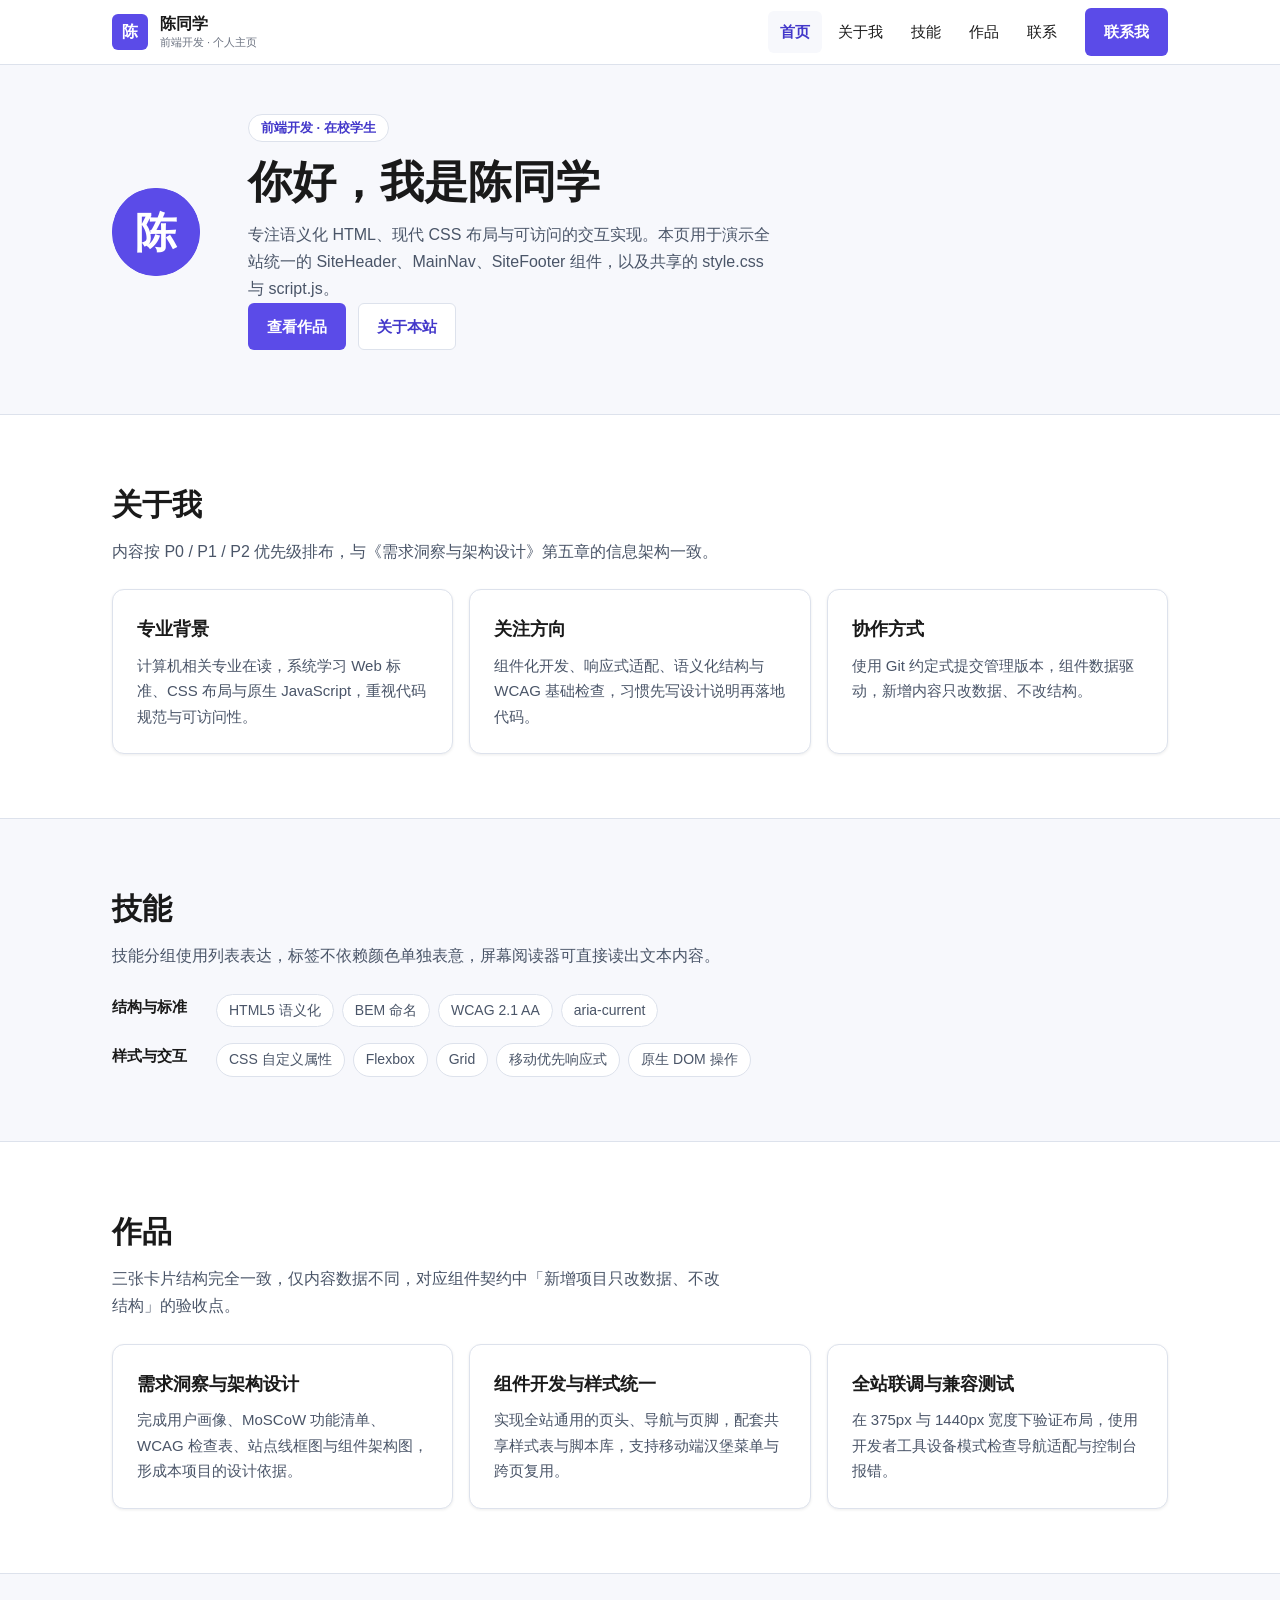
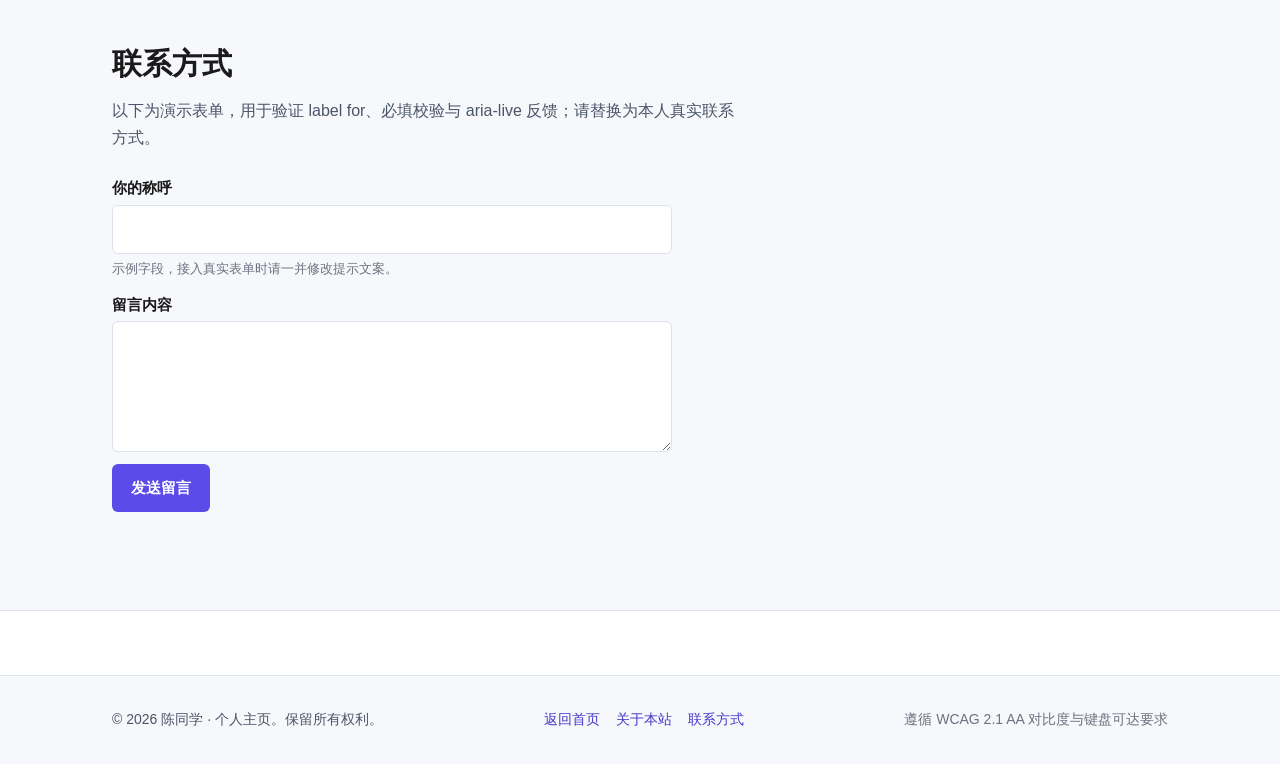
<file: index.html>
<!doctype html>
<html lang="zh-CN">
<head>
  <meta charset="utf-8">
  <meta name="viewport" content="width=device-width, initial-scale=1">
  <meta name="theme-color" content="#5B4BE8">
  <meta name="color-scheme" content="light">
  <link rel="icon" href="data:image/svg+xml,%3Csvg xmlns='http://www.w3.org/2000/svg' viewBox='0 0 64 64'%3E%3Crect width='64' height='64' rx='14' fill='%235B4BE8'/%3E%3Ctext x='32' y='45' font-size='38' font-weight='700' text-anchor='middle' fill='white' font-family='sans-serif'%3EC%3C/text%3E%3C/svg%3E">
  <!-- 部署版引用压缩资源；带完整注释的可读源文件为 css/style.css 与 js/script.js，
       由 build_assets.py 生成压缩产物，便于课堂评审时对照阅读。 -->
  <meta name="description" content="陈同学的个人主页：关于我、技能、作品与联系方式，演示全站统一组件。">
  <title>陈同学 · 个人主页</title>
  <link rel="stylesheet" href="css/style.min.css">
  <script src="js/script.min.js" defer></script>
</head>
<body data-page="home" id="top">
  <a class="skip-link" href="#main">跳转到正文</a>

  <!-- BEGIN AUTO-INJECT: header -->
  <!--
    组件：SiteHeader（L2 全站组件）
    源文件：components/header.html
    语义：header 标签承载品牌区与导航容器，导航本体由 @slot:nav 注入 MainNav 组件。
    用法：本文件是 HTML 片段，由 build.py 注入各页面的 AUTO-INJECT 区块。
          禁止在页面里直接改写这段结构；改此处后运行 `python build.py` 即可全站同步。
    注意：请勿在 IDE 里单独「运行到浏览器」预览本文件，片段中的相对链接会被解析到
          components/ 目录下从而 404；预览请打开站点根目录的 index.html。
  -->
  <header class="site-header">
    <div class="container site-header__inner">
      <a class="brand" href="index.html" aria-label="陈同学的个人主页，返回首页">
        <span class="brand__mark" aria-hidden="true">陈</span>
        <span class="brand__text">
          <strong>陈同学</strong>
          <small>前端开发 · 个人主页</small>
        </span>
      </a>

      <!--
        组件：MainNav（L2 全站组件）
        源文件：components/nav.html
        语义：nav 标签包裹 ul 列表；主导航固定五项，顺序与页面滚动顺序一致。
        无障碍：aria-label 说明用途；汉堡按钮用原生 button 元素并提供 aria-controls / aria-expanded；
                当前区块由 script.js 写入 aria-current="location"。
        渐进增强：未启用 JavaScript 时按钮隐藏、列表以可换行的行内列表完整呈现，内容不丢失。
        注意：本文件是片段，请勿在 IDE 里单独预览（相对链接会指向 components/ 导致 404）；
              预览请打开站点根目录的 index.html。
      -->
      <nav class="site-nav" aria-label="主导航">
        <button class="site-nav__toggle" type="button" aria-controls="siteNavList" aria-expanded="false" aria-label="展开导航菜单">
          <span class="site-nav__bars" aria-hidden="true"><span></span><span></span><span></span></span>
          <span class="site-nav__toggle-text">菜单</span>
        </button>
        <ul class="site-nav__list" id="siteNavList">
          <li class="site-nav__item"><a class="site-nav__link" href="index.html#home" data-anchor="home">首页</a></li>
          <li class="site-nav__item"><a class="site-nav__link" href="index.html#about" data-anchor="about">关于我</a></li>
          <li class="site-nav__item"><a class="site-nav__link" href="index.html#skills" data-anchor="skills">技能</a></li>
          <li class="site-nav__item"><a class="site-nav__link" href="index.html#projects" data-anchor="projects">作品</a></li>
          <li class="site-nav__item"><a class="site-nav__link" href="index.html#contact" data-anchor="contact">联系</a></li>
        </ul>
      </nav>

      <a class="btn btn--primary site-header__cta" href="index.html#contact">联系我</a>
    </div>
  </header>
  <!-- END AUTO-INJECT -->

  <main id="main">
    <section class="hero" id="home" aria-labelledby="home-title">
      <div class="container hero__inner">
        <img class="hero__avatar hero__avatar--img" src="assets/avatar.svg" alt="陈同学的头像占位图" width="88" height="88" decoding="async">
        <div class="hero__content">
          <span class="hero__badge">前端开发 · 在校学生</span>
          <h1 class="hero__title" id="home-title">你好，我是陈同学</h1>
          <p class="hero__lead">专注语义化 HTML、现代 CSS 布局与可访问的交互实现。本页用于演示全站统一的 SiteHeader、MainNav、SiteFooter 组件，以及共享的 style.css 与 script.js。</p>
          <div class="hero__actions">
            <a class="btn btn--primary" href="#projects">查看作品</a>
            <a class="btn btn--ghost" href="about.html">关于本站</a>
          </div>
        </div>
      </div>
    </section>

    <section class="section" id="about" aria-labelledby="about-title">
      <div class="container">
        <h2 class="section__title" id="about-title">关于我</h2>
        <p class="section__lead">内容按 P0 / P1 / P2 优先级排布，与《需求洞察与架构设计》第五章的信息架构一致。</p>
        <div class="grid grid--cards">
          <article class="card">
            <h3 class="card__title">专业背景</h3>
            <p class="card__text">计算机相关专业在读，系统学习 Web 标准、CSS 布局与原生 JavaScript，重视代码规范与可访问性。</p>
          </article>
          <article class="card">
            <h3 class="card__title">关注方向</h3>
            <p class="card__text">组件化开发、响应式适配、语义化结构与 WCAG 基础检查，习惯先写设计说明再落地代码。</p>
          </article>
          <article class="card">
            <h3 class="card__title">协作方式</h3>
            <p class="card__text">使用 Git 约定式提交管理版本，组件数据驱动，新增内容只改数据、不改结构。</p>
          </article>
        </div>
      </div>
    </section>

    <section class="section section--alt" id="skills" aria-labelledby="skills-title">
      <div class="container">
        <h2 class="section__title" id="skills-title">技能</h2>
        <p class="section__lead">技能分组使用列表表达，标签不依赖颜色单独表意，屏幕阅读器可直接读出文本内容。</p>
        <ul class="tag-list">
          <li class="tag-list__label">结构与标准</li>
          <li class="tag">HTML5 语义化</li>
          <li class="tag">BEM 命名</li>
          <li class="tag">WCAG 2.1 AA</li>
          <li class="tag">aria-current</li>
        </ul>
        <ul class="tag-list">
          <li class="tag-list__label">样式与交互</li>
          <li class="tag">CSS 自定义属性</li>
          <li class="tag">Flexbox</li>
          <li class="tag">Grid</li>
          <li class="tag">移动优先响应式</li>
          <li class="tag">原生 DOM 操作</li>
        </ul>
      </div>
    </section>

    <section class="section" id="projects" aria-labelledby="projects-title">
      <div class="container">
        <h2 class="section__title" id="projects-title">作品</h2>
        <p class="section__lead">三张卡片结构完全一致，仅内容数据不同，对应组件契约中「新增项目只改数据、不改结构」的验收点。</p>
        <div class="grid grid--cards">
          <article class="card">
            <h3 class="card__title">需求洞察与架构设计</h3>
            <p class="card__text">完成用户画像、MoSCoW 功能清单、WCAG 检查表、站点线框图与组件架构图，形成本项目的设计依据。</p>
          </article>
          <article class="card">
            <h3 class="card__title">组件开发与样式统一</h3>
            <p class="card__text">实现全站通用的页头、导航与页脚，配套共享样式表与脚本库，支持移动端汉堡菜单与跨页复用。</p>
          </article>
          <article class="card">
            <h3 class="card__title">全站联调与兼容测试</h3>
            <p class="card__text">在 375px 与 1440px 宽度下验证布局，使用开发者工具设备模式检查导航适配与控制台报错。</p>
          </article>
        </div>
      </div>
    </section>

    <section class="section section--alt" id="contact" aria-labelledby="contact-title">
      <div class="container">
        <h2 class="section__title" id="contact-title">联系方式</h2>
        <p class="section__lead">以下为演示表单，用于验证 label for、必填校验与 aria-live 反馈；请替换为本人真实联系方式。</p>
        <form class="contact__form" data-contact>
          <div class="field">
            <label for="visitor-name">你的称呼</label>
            <input id="visitor-name" name="name" type="text" autocomplete="name" required aria-describedby="name-hint">
            <p class="field__hint" id="name-hint">示例字段，接入真实表单时请一并修改提示文案。</p>
          </div>
          <div class="field">
            <label for="visitor-message">留言内容</label>
            <textarea id="visitor-message" name="message" rows="4" required></textarea>
          </div>
          <div>
            <button class="btn btn--primary" type="submit">发送留言</button>
          </div>
          <p class="form-status" role="status" aria-live="polite"></p>
        </form>
      </div>
    </section>
  </main>

  <!-- BEGIN AUTO-INJECT: footer -->
  <!--
    组件：SiteFooter（L2 全站组件）
    源文件：components/footer.html
    语义：footer 标签承载版权与页脚导航；页脚导航用带 aria-label 的 nav 标签标注，链接文字说明去向。
    说明：[data-year] 由 script.js 写入当前年份，避免每年手工修改。
    注意：本文件是片段，请勿在 IDE 里单独预览（相对链接会指向 components/ 导致 404）；
          预览请打开站点根目录的 index.html。
  -->
  <footer class="site-footer">
    <div class="container site-footer__inner">
      <p class="site-footer__copy">&copy; <span data-year>2026</span> 陈同学 · 个人主页。保留所有权利。</p>
      <nav class="site-footer__nav" aria-label="页脚导航">
        <ul class="site-footer__links">
          <li><a href="index.html#home">返回首页</a></li>
          <li><a href="about.html">关于本站</a></li>
          <li><a href="index.html#contact">联系方式</a></li>
        </ul>
      </nav>
      <p class="site-footer__note">遵循 WCAG 2.1 AA 对比度与键盘可达要求</p>
    </div>
  </footer>
  <!-- END AUTO-INJECT -->

</body>
</html>
</file>
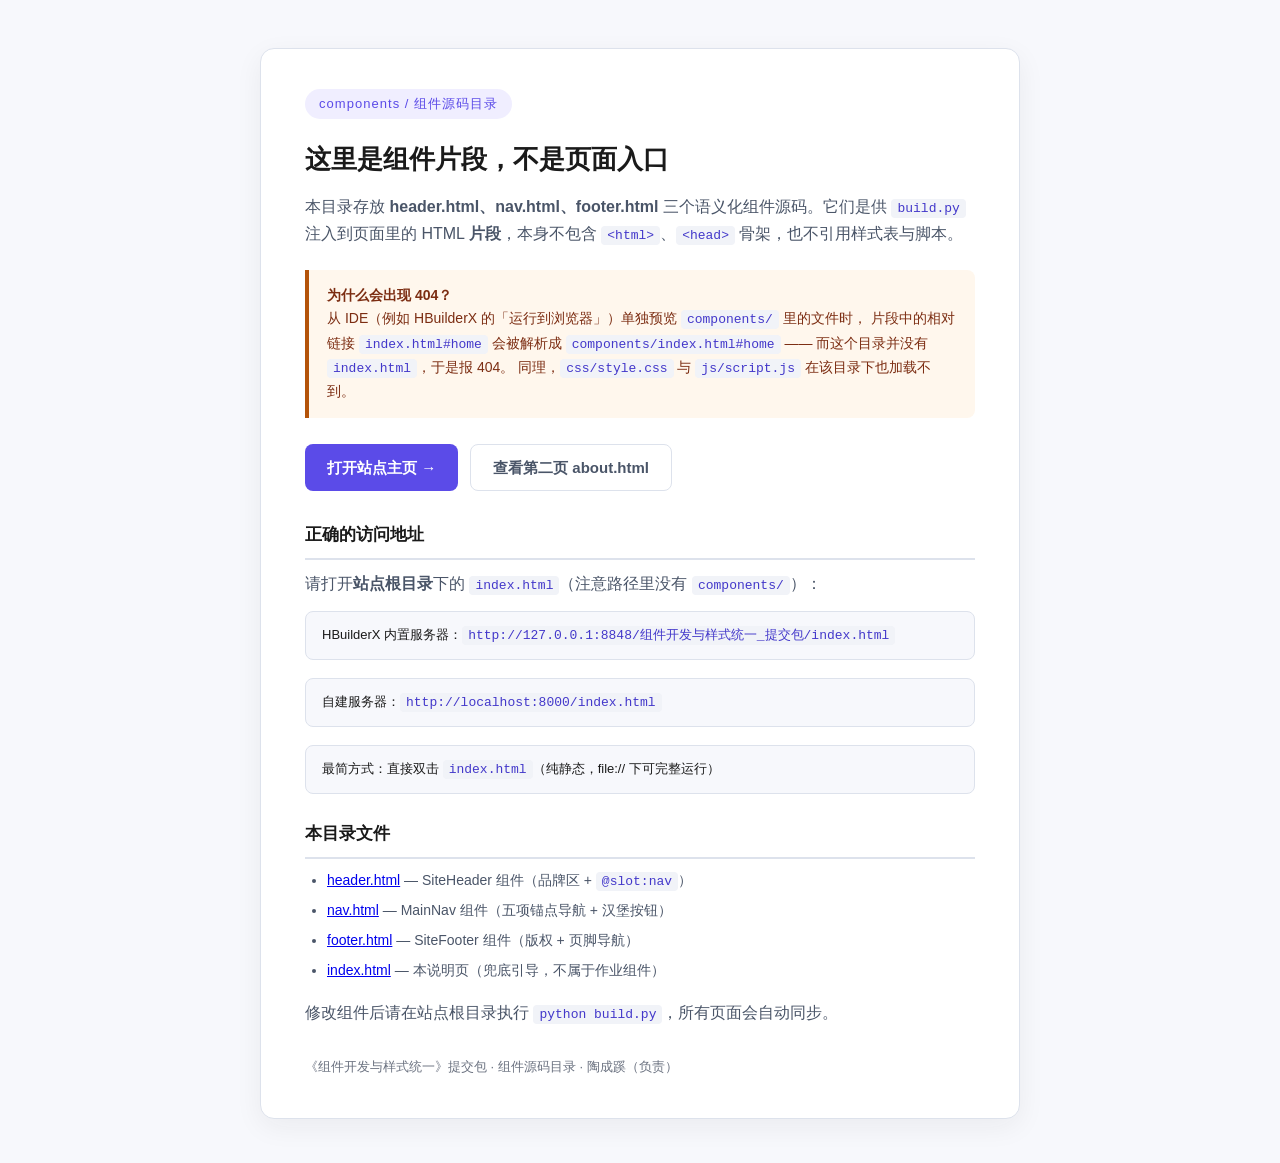
<file: components/index.html>
<!doctype html>
<html lang="zh-CN">
<head>
  <meta charset="utf-8">
  <meta name="viewport" content="width=device-width, initial-scale=1">
  <title>组件源码目录 · 请返回站点主页</title>
  <!--
    说明页（非作业必交组件、非站点页面）
    用途：components/ 下三个 .html 是供 build.py 注入的 HTML 片段，不是可独立打开的页面。
          若从 IDE（如 HBuilderX）单独预览这里的文件，相对路径 css/ js/ index.html
          会全部解析到 components/ 目录下，从而出现 404。本页用于兜底并给出正确入口。
    本页不参与 build.py 同步（脚本只扫描站点根目录的 *.html）。
  -->
  <style>
    :root { --primary: #5B4BE8; --ink: #1A1A1A; --muted: #4A5568; --line: #DDE2EC; }
    * { margin: 0; padding: 0; box-sizing: border-box; }
    body { font-family: "Microsoft YaHei", "PingFang SC", sans-serif; color: var(--ink);
           background: #F7F8FC; line-height: 1.7; padding: 48px 20px; }
    .box { max-width: 760px; margin: 0 auto; background: #fff; border: 1px solid var(--line);
           border-radius: 14px; padding: 40px 44px; box-shadow: 0 8px 28px rgba(26,26,26,.06); }
    .tag { display: inline-block; font-size: 13px; letter-spacing: .08em; color: var(--primary);
           background: #F0EEFF; border-radius: 999px; padding: 4px 14px; margin-bottom: 18px; }
    h1 { font-size: 26px; margin-bottom: 12px; }
    p { color: var(--muted); margin-bottom: 14px; }
    .warn { background: #FFF7ED; border-left: 4px solid #B45309; padding: 14px 18px;
            border-radius: 0 8px 8px 0; margin: 22px 0; font-size: 14px; color: #7C2D12; }
    .actions { display: flex; flex-wrap: wrap; gap: 12px; margin: 26px 0 30px; }
    .btn { display: inline-flex; align-items: center; justify-content: center; min-height: 44px;
           padding: 10px 22px; border-radius: 8px; font-size: 15px; text-decoration: none;
           font-weight: 600; }
    .btn--primary { background: var(--primary); color: #fff; }
    .btn--ghost { border: 1px solid var(--line); color: var(--muted); background: #fff; }
    a:focus-visible, .btn:focus-visible { outline: 3px solid var(--primary); outline-offset: 3px; }
    h2 { font-size: 17px; margin: 26px 0 10px; padding-bottom: 8px; border-bottom: 2px solid var(--line); }
    ul { padding-left: 22px; color: var(--muted); font-size: 14px; }
    li { margin: 6px 0; }
    code { font-family: Consolas, monospace; font-size: 13px; background: #F1F3F8;
           padding: 2px 6px; border-radius: 4px; color: #4338CA;
           word-break: normal; overflow-wrap: anywhere; }
    .url { display: block; background: #F7F8FC; border: 1px solid var(--line); border-radius: 8px;
           padding: 12px 16px; font-size: 13px; margin: 8px 0 18px; }
    footer { margin-top: 30px; font-size: 13px; color: #6B7280; }
  </style>
</head>
<body>
  <main class="box">
    <span class="tag">components / 组件源码目录</span>
    <h1>这里是组件片段，不是页面入口</h1>
    <p>本目录存放 <strong>header.html、nav.html、footer.html</strong> 三个语义化组件源码。它们是供
       <code>build.py</code> 注入到页面里的 HTML <strong>片段</strong>，本身不包含
       <code>&lt;html&gt;</code>、<code>&lt;head&gt;</code> 骨架，也不引用样式表与脚本。</p>

    <div class="warn">
      <strong>为什么会出现 404？</strong><br>
      从 IDE（例如 HBuilderX 的「运行到浏览器」）单独预览 <code>components/</code> 里的文件时，
      片段中的相对链接 <code>index.html#home</code> 会被解析成
      <code>components/index.html#home</code> —— 而这个目录并没有 <code>index.html</code>，于是报 404。
      同理，<code>css/style.css</code> 与 <code>js/script.js</code> 在该目录下也加载不到。
    </div>

    <div class="actions">
      <a class="btn btn--primary" href="../index.html">打开站点主页 →</a>
      <a class="btn btn--ghost" href="../about.html">查看第二页 about.html</a>
    </div>

    <h2>正确的访问地址</h2>
    <p>请打开<strong>站点根目录</strong>下的 <code>index.html</code>（注意路径里没有 <code>components/</code>）：</p>
    <span class="url">HBuilderX 内置服务器：<code>http://127.0.0.1:8848/组件开发与样式统一_提交包/index.html</code></span>
    <span class="url">自建服务器：<code>http://localhost:8000/index.html</code></span>
    <span class="url">最简方式：直接双击 <code>index.html</code>（纯静态，file:// 下可完整运行）</span>

    <h2>本目录文件</h2>
    <ul>
      <li><a href="header.html">header.html</a> — SiteHeader 组件（品牌区 + <code>@slot:nav</code>）</li>
      <li><a href="nav.html">nav.html</a> — MainNav 组件（五项锚点导航 + 汉堡按钮）</li>
      <li><a href="footer.html">footer.html</a> — SiteFooter 组件（版权 + 页脚导航）</li>
      <li><a href="index.html">index.html</a> — 本说明页（兜底引导，不属于作业组件）</li>
    </ul>
    <p style="margin-top:16px">修改组件后请在站点根目录执行 <code>python build.py</code>，所有页面会自动同步。</p>

    <footer>《组件开发与样式统一》提交包 · 组件源码目录 · 陶成蹊（负责）</footer>
  </main>
</body>
</html>
</file>
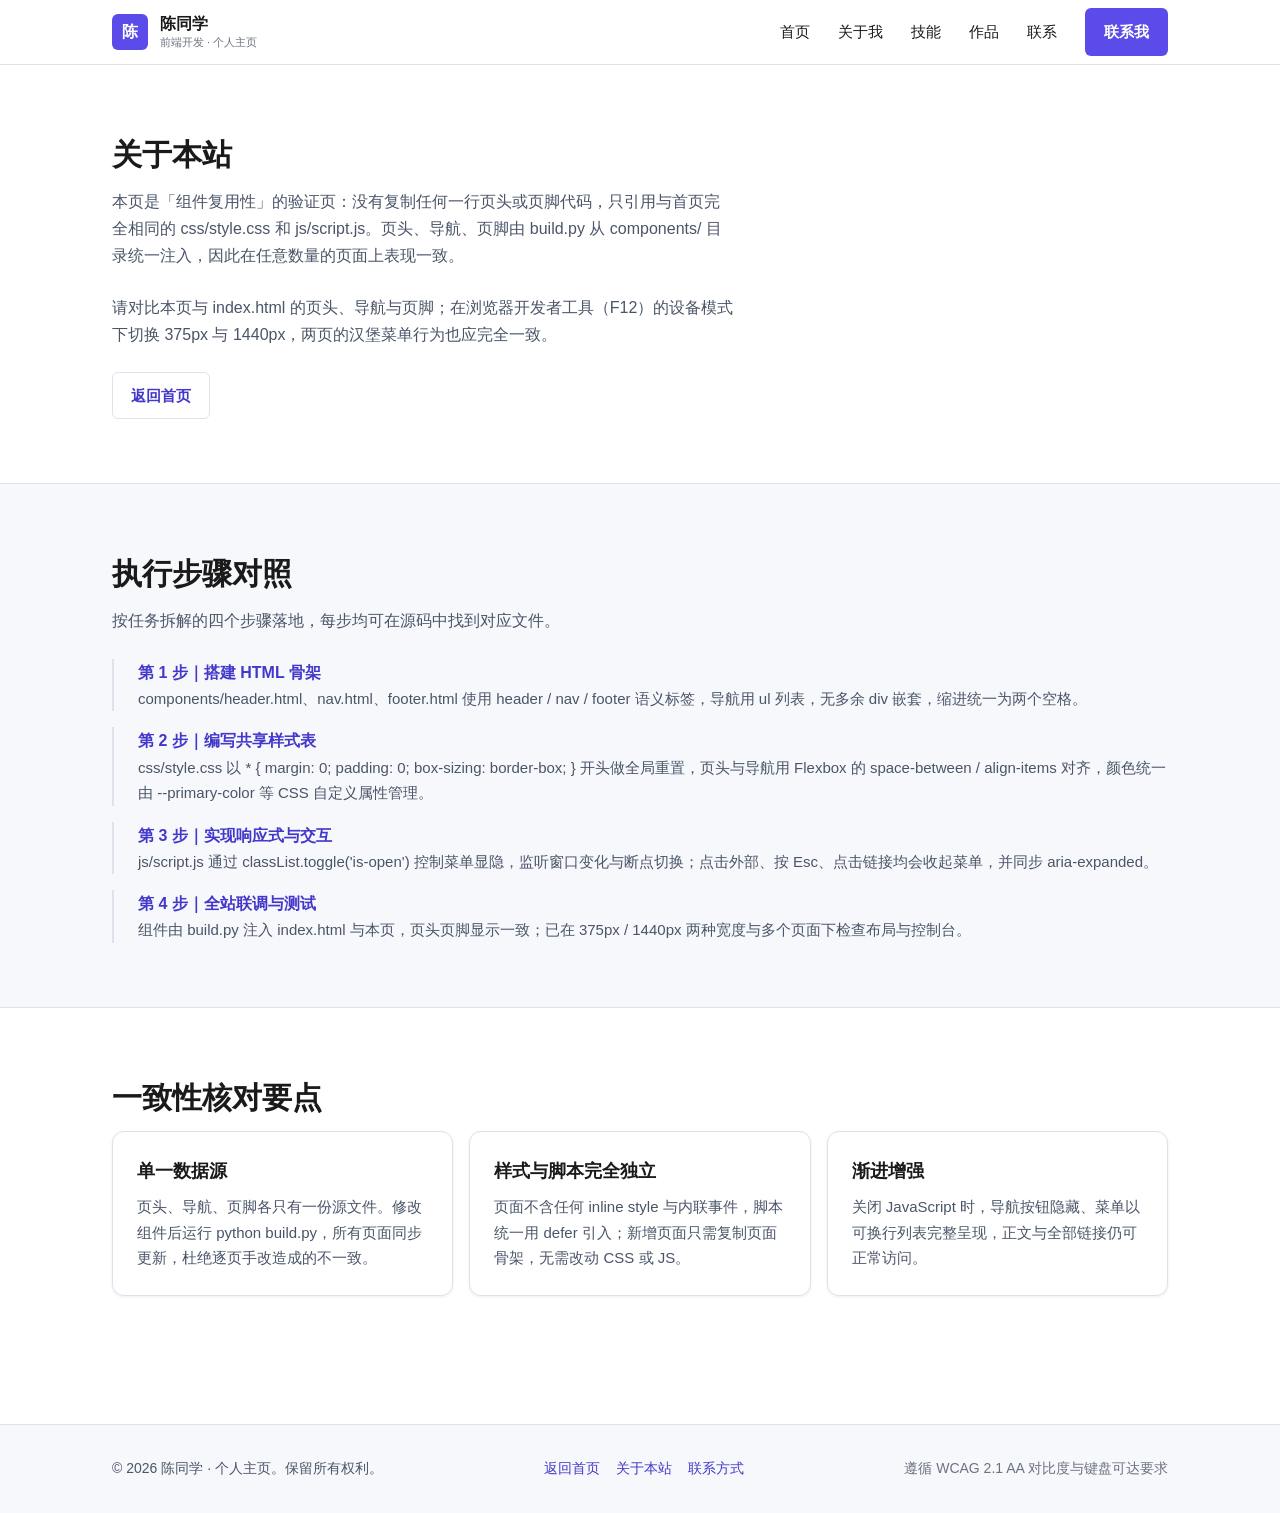
<file: about.html>
<!doctype html>
<html lang="zh-CN">
<head>
  <meta charset="utf-8">
  <meta name="viewport" content="width=device-width, initial-scale=1">
  <meta name="theme-color" content="#5B4BE8">
  <meta name="color-scheme" content="light">
  <link rel="icon" href="data:image/svg+xml,%3Csvg xmlns='http://www.w3.org/2000/svg' viewBox='0 0 64 64'%3E%3Crect width='64' height='64' rx='14' fill='%235B4BE8'/%3E%3Ctext x='32' y='45' font-size='38' font-weight='700' text-anchor='middle' fill='white' font-family='sans-serif'%3EC%3C/text%3E%3C/svg%3E">
  <!-- 部署版引用压缩资源；带完整注释的可读源文件为 css/style.css 与 js/script.js，
       由 build_assets.py 生成压缩产物，便于课堂评审时对照阅读。 -->
  <meta name="description" content="关于本站：全站组件复用与响应式适配的实现说明。">
  <title>关于本站 · 陈同学的个人主页</title>
  <link rel="stylesheet" href="css/style.min.css">
  <script src="js/script.min.js" defer></script>
</head>
<body data-page="about" id="top">
  <a class="skip-link" href="#main">跳转到正文</a>

  <!-- BEGIN AUTO-INJECT: header -->
  <!--
    组件：SiteHeader（L2 全站组件）
    源文件：components/header.html
    语义：header 标签承载品牌区与导航容器，导航本体由 @slot:nav 注入 MainNav 组件。
    用法：本文件是 HTML 片段，由 build.py 注入各页面的 AUTO-INJECT 区块。
          禁止在页面里直接改写这段结构；改此处后运行 `python build.py` 即可全站同步。
    注意：请勿在 IDE 里单独「运行到浏览器」预览本文件，片段中的相对链接会被解析到
          components/ 目录下从而 404；预览请打开站点根目录的 index.html。
  -->
  <header class="site-header">
    <div class="container site-header__inner">
      <a class="brand" href="index.html" aria-label="陈同学的个人主页，返回首页">
        <span class="brand__mark" aria-hidden="true">陈</span>
        <span class="brand__text">
          <strong>陈同学</strong>
          <small>前端开发 · 个人主页</small>
        </span>
      </a>

      <!--
        组件：MainNav（L2 全站组件）
        源文件：components/nav.html
        语义：nav 标签包裹 ul 列表；主导航固定五项，顺序与页面滚动顺序一致。
        无障碍：aria-label 说明用途；汉堡按钮用原生 button 元素并提供 aria-controls / aria-expanded；
                当前区块由 script.js 写入 aria-current="location"。
        渐进增强：未启用 JavaScript 时按钮隐藏、列表以可换行的行内列表完整呈现，内容不丢失。
        注意：本文件是片段，请勿在 IDE 里单独预览（相对链接会指向 components/ 导致 404）；
              预览请打开站点根目录的 index.html。
      -->
      <nav class="site-nav" aria-label="主导航">
        <button class="site-nav__toggle" type="button" aria-controls="siteNavList" aria-expanded="false" aria-label="展开导航菜单">
          <span class="site-nav__bars" aria-hidden="true"><span></span><span></span><span></span></span>
          <span class="site-nav__toggle-text">菜单</span>
        </button>
        <ul class="site-nav__list" id="siteNavList">
          <li class="site-nav__item"><a class="site-nav__link" href="index.html#home" data-anchor="home">首页</a></li>
          <li class="site-nav__item"><a class="site-nav__link" href="index.html#about" data-anchor="about">关于我</a></li>
          <li class="site-nav__item"><a class="site-nav__link" href="index.html#skills" data-anchor="skills">技能</a></li>
          <li class="site-nav__item"><a class="site-nav__link" href="index.html#projects" data-anchor="projects">作品</a></li>
          <li class="site-nav__item"><a class="site-nav__link" href="index.html#contact" data-anchor="contact">联系</a></li>
        </ul>
      </nav>

      <a class="btn btn--primary site-header__cta" href="index.html#contact">联系我</a>
    </div>
  </header>
  <!-- END AUTO-INJECT -->

  <main id="main">
    <section class="section" id="about-site" aria-labelledby="about-site-title">
      <div class="container">
        <h1 class="section__title" id="about-site-title">关于本站</h1>
        <p class="section__lead">本页是「组件复用性」的验证页：没有复制任何一行页头或页脚代码，只引用与首页完全相同的 css/style.css 和 js/script.js。页头、导航、页脚由 build.py 从 components/ 目录统一注入，因此在任意数量的页面上表现一致。</p>
        <p class="section__lead">请对比本页与 index.html 的页头、导航与页脚；在浏览器开发者工具（F12）的设备模式下切换 375px 与 1440px，两页的汉堡菜单行为也应完全一致。</p>
        <p><a class="btn btn--ghost" href="index.html">返回首页</a></p>
      </div>
    </section>

    <section class="section section--alt" id="implementation" aria-labelledby="implementation-title">
      <div class="container">
        <h2 class="section__title" id="implementation-title">执行步骤对照</h2>
        <p class="section__lead">按任务拆解的四个步骤落地，每步均可在源码中找到对应文件。</p>
        <ol class="timeline">
          <li class="timeline__item">
            <strong>第 1 步｜搭建 HTML 骨架</strong>
            <p>components/header.html、nav.html、footer.html 使用 header / nav / footer 语义标签，导航用 ul 列表，无多余 div 嵌套，缩进统一为两个空格。</p>
          </li>
          <li class="timeline__item">
            <strong>第 2 步｜编写共享样式表</strong>
            <p>css/style.css 以 * { margin: 0; padding: 0; box-sizing: border-box; } 开头做全局重置，页头与导航用 Flexbox 的 space-between / align-items 对齐，颜色统一由 --primary-color 等 CSS 自定义属性管理。</p>
          </li>
          <li class="timeline__item">
            <strong>第 3 步｜实现响应式与交互</strong>
            <p>js/script.js 通过 classList.toggle('is-open') 控制菜单显隐，监听窗口变化与断点切换；点击外部、按 Esc、点击链接均会收起菜单，并同步 aria-expanded。</p>
          </li>
          <li class="timeline__item">
            <strong>第 4 步｜全站联调与测试</strong>
            <p>组件由 build.py 注入 index.html 与本页，页头页脚显示一致；已在 375px / 1440px 两种宽度与多个页面下检查布局与控制台。</p>
          </li>
        </ol>
      </div>
    </section>

    <section class="section" id="consistency" aria-labelledby="consistency-title">
      <div class="container">
        <h2 class="section__title" id="consistency-title">一致性核对要点</h2>
        <div class="grid grid--cards">
          <article class="card">
            <h3 class="card__title">单一数据源</h3>
            <p class="card__text">页头、导航、页脚各只有一份源文件。修改组件后运行 python build.py，所有页面同步更新，杜绝逐页手改造成的不一致。</p>
          </article>
          <article class="card">
            <h3 class="card__title">样式与脚本完全独立</h3>
            <p class="card__text">页面不含任何 inline style 与内联事件，脚本统一用 defer 引入；新增页面只需复制页面骨架，无需改动 CSS 或 JS。</p>
          </article>
          <article class="card">
            <h3 class="card__title">渐进增强</h3>
            <p class="card__text">关闭 JavaScript 时，导航按钮隐藏、菜单以可换行列表完整呈现，正文与全部链接仍可正常访问。</p>
          </article>
        </div>
      </div>
    </section>
  </main>

  <!-- BEGIN AUTO-INJECT: footer -->
  <!--
    组件：SiteFooter（L2 全站组件）
    源文件：components/footer.html
    语义：footer 标签承载版权与页脚导航；页脚导航用带 aria-label 的 nav 标签标注，链接文字说明去向。
    说明：[data-year] 由 script.js 写入当前年份，避免每年手工修改。
    注意：本文件是片段，请勿在 IDE 里单独预览（相对链接会指向 components/ 导致 404）；
          预览请打开站点根目录的 index.html。
  -->
  <footer class="site-footer">
    <div class="container site-footer__inner">
      <p class="site-footer__copy">&copy; <span data-year>2026</span> 陈同学 · 个人主页。保留所有权利。</p>
      <nav class="site-footer__nav" aria-label="页脚导航">
        <ul class="site-footer__links">
          <li><a href="index.html#home">返回首页</a></li>
          <li><a href="about.html">关于本站</a></li>
          <li><a href="index.html#contact">联系方式</a></li>
        </ul>
      </nav>
      <p class="site-footer__note">遵循 WCAG 2.1 AA 对比度与键盘可达要求</p>
    </div>
  </footer>
  <!-- END AUTO-INJECT -->
</body>
</html>
</file>
<file: css/style.min.css>
@charset "UTF-8";
:root {
--primary-color: #5B4BE8;
--color-primary: var(--primary-color);
--color-primary-dark: #4338CA;
--color-ink: #1A1A1A;
--color-text: #4A5568;
--color-muted: #6B7280;
--color-surface: #FFFFFF;
--color-surface-alt: #F7F8FC;
--color-border: #DDE2EC;
--color-focus: var(--primary-color);
--color-on-primary: #FFFFFF;
--font-sans: -apple-system, BlinkMacSystemFont, "Segoe UI", "PingFang SC",
"Hiragino Sans GB", "Microsoft YaHei", sans-serif;
--space-1: 4px;
--space-2: 8px;
--space-3: 12px;
--space-4: 16px;
--space-5: 24px;
--space-6: 32px;
--space-7: 48px;
--space-8: 64px;
--radius-sm: 6px;
--radius-md: 12px;
--radius-pill: 999px;
--shadow-sm: 0 1px 3px rgba(26, 26, 26, 0.08);
--shadow-md: 0 8px 24px rgba(26, 26, 26, 0.12);
--container-max: 1120px;
--header-height: 64px;
--transition: 0.2s ease;
}
*,
*::before,
*::after {
margin: 0;
padding: 0;
box-sizing: border-box;
}
html {
-webkit-text-size-adjust: 100%;
scroll-behavior: smooth;
scroll-padding-top: 120px;
}
body {
font-family: var(--font-sans);
font-size: 16px;
line-height: 1.7;
color: var(--color-ink);
background: var(--color-surface);
}
img,
svg {
display: block;
max-width: 100%;
height: auto;
}
ul,
ol {
list-style: none;
}
a {
color: var(--color-primary-dark);
text-decoration: none;
}
a:hover {
text-decoration: underline;
}
button,
input,
textarea {
font: inherit;
color: inherit;
}
button {
background: none;
border: 0;
cursor: pointer;
}
:focus-visible {
outline: 3px solid var(--color-focus);
outline-offset: 2px;
border-radius: var(--radius-sm);
}
.visually-hidden {
position: absolute;
width: 1px;
height: 1px;
overflow: hidden;
clip-path: inset(50%);
white-space: nowrap;
}
.skip-link {
position: absolute;
top: -200%;
left: var(--space-3);
z-index: 200;
padding: var(--space-2) var(--space-4);
background: var(--color-primary);
color: var(--color-on-primary);
border-radius: var(--radius-sm);
font-weight: 600;
}
.skip-link:focus {
top: var(--space-2);
}
.container {
width: 100%;
max-width: var(--container-max);
margin-left: auto;
margin-right: auto;
padding-left: var(--space-4);
padding-right: var(--space-4);
}
.site-header {
position: sticky;
top: 0;
z-index: 100;
background: var(--color-surface);
border-bottom: 1px solid var(--color-border);
transition: box-shadow var(--transition);
}
.site-header.is-scrolled {
box-shadow: var(--shadow-md);
}
.site-header__inner {
display: flex;
flex-wrap: wrap;
align-items: center;
justify-content: space-between;
gap: var(--space-2) var(--space-4);
min-height: var(--header-height);
padding-top: var(--space-2);
padding-bottom: var(--space-2);
}
.brand {
display: inline-flex;
align-items: center;
gap: var(--space-3);
color: var(--color-ink);
}
.brand:hover {
text-decoration: none;
}
.brand__mark {
display: grid;
place-items: center;
width: 36px;
height: 36px;
flex: 0 0 auto;
background: var(--color-primary);
color: var(--color-on-primary);
border-radius: var(--radius-sm);
font-weight: 700;
}
.brand__text {
display: flex;
flex-direction: column;
line-height: 1.3;
}
.brand__text strong {
font-size: 16px;
}
.brand__text small {
font-size: 11px;
color: var(--color-muted);
}
.site-header .site-header__cta {
display: none;
}
.site-nav {
position: relative;
order: 3;
flex: 1 0 100%;
}
.site-nav__toggle {
display: none;
align-items: center;
gap: var(--space-2);
padding: var(--space-2) var(--space-3);
border: 1px solid var(--color-border);
border-radius: var(--radius-sm);
color: var(--color-ink);
font-size: 14px;
}
.site-nav__bars {
position: relative;
display: block;
width: 18px;
height: 14px;
flex: 0 0 auto;
}
.site-nav__bars span {
position: absolute;
left: 0;
right: 0;
display: block;
height: 2px;
background: var(--color-ink);
border-radius: 2px;
transition: top var(--transition), transform var(--transition), opacity var(--transition);
}
.site-nav__bars span:nth-child(1) { top: 0; }
.site-nav__bars span:nth-child(2) { top: 6px; }
.site-nav__bars span:nth-child(3) { top: 12px; }
.site-nav__list {
display: flex;
flex-direction: row;
flex-wrap: wrap;
gap: 0 var(--space-3);
}
.site-nav__link {
display: block;
padding: var(--space-2) var(--space-1);
color: var(--color-ink);
font-size: 14px;
border-radius: var(--radius-sm);
}
.site-nav__link:hover {
color: var(--color-primary-dark);
background: var(--color-surface-alt);
text-decoration: none;
}
.site-nav__link[aria-current] {
color: var(--color-primary-dark);
background: var(--color-surface-alt);
font-weight: 700;
}
.has-js .site-header__inner {
flex-wrap: nowrap;
}
.has-js .site-nav {
order: 0;
flex: 0 0 auto;
margin-left: auto;
}
.has-js .site-nav__toggle {
display: inline-flex;
}
.has-js .site-nav__list {
display: none;
position: absolute;
top: calc(100% + var(--space-2));
right: 0;
z-index: 20;
width: 240px;
max-width: calc(100vw - var(--space-5));
flex-direction: column;
gap: 0;
padding: var(--space-2);
background: var(--color-surface);
border: 1px solid var(--color-border);
border-radius: var(--radius-md);
box-shadow: var(--shadow-md);
}
.has-js .site-nav__list.is-open {
display: flex;
}
.has-js .site-nav__link {
padding: var(--space-2) var(--space-3);
}
.has-js .site-nav__toggle[aria-expanded="true"] .site-nav__bars span:nth-child(1) {
top: 6px;
transform: rotate(45deg);
}
.has-js .site-nav__toggle[aria-expanded="true"] .site-nav__bars span:nth-child(2) {
opacity: 0;
}
.has-js .site-nav__toggle[aria-expanded="true"] .site-nav__bars span:nth-child(3) {
top: 6px;
transform: rotate(-45deg);
}
.site-footer {
background: var(--color-surface-alt);
border-top: 1px solid var(--color-border);
margin-top: var(--space-8);
}
.site-footer__inner {
display: flex;
flex-direction: column;
gap: var(--space-3);
padding-top: var(--space-6);
padding-bottom: var(--space-6);
font-size: 14px;
color: var(--color-text);
}
.site-footer__links {
display: flex;
flex-wrap: wrap;
gap: var(--space-2) var(--space-4);
}
.site-footer__note {
color: var(--color-muted);
}
.hero {
background: var(--color-surface-alt);
border-bottom: 1px solid var(--color-border);
padding: var(--space-7) 0 var(--space-8);
}
.hero__inner {
display: flex;
flex-direction: column;
align-items: flex-start;
gap: var(--space-5);
}
.hero__avatar {
display: grid;
place-items: center;
width: 88px;
height: 88px;
flex: 0 0 auto;
border-radius: 50%;
background: var(--color-primary);
color: var(--color-on-primary);
font-size: 34px;
font-weight: 700;
}
.hero__badge {
display: inline-block;
padding: 2px var(--space-3);
border-radius: var(--radius-pill);
background: var(--color-surface);
border: 1px solid var(--color-border);
color: var(--color-primary-dark);
font-size: 13px;
font-weight: 600;
}
.hero__title {
font-size: clamp(28px, 6vw, 44px);
line-height: 1.25;
margin: var(--space-3) 0;
}
.hero__lead {
max-width: 60ch;
color: var(--color-text);
}
.hero__actions {
display: flex;
flex-wrap: wrap;
gap: var(--space-3);
}
.btn {
display: inline-flex;
align-items: center;
justify-content: center;
padding: 10px 18px;
border: 1px solid transparent;
border-radius: var(--radius-sm);
font-size: 15px;
font-weight: 600;
transition: background-color var(--transition), color var(--transition);
}
.btn:hover {
text-decoration: none;
}
.btn--primary {
background: var(--color-primary);
color: var(--color-on-primary);
}
.btn--primary:hover {
background: var(--color-primary-dark);
color: var(--color-on-primary);
}
.btn--ghost {
background: var(--color-surface);
color: var(--color-primary-dark);
border-color: var(--color-border);
}
.section {
padding: var(--space-7) 0;
}
.section--alt {
background: var(--color-surface-alt);
border-top: 1px solid var(--color-border);
border-bottom: 1px solid var(--color-border);
}
.section__title {
font-size: clamp(22px, 4vw, 30px);
margin-bottom: var(--space-2);
}
.section__lead {
color: var(--color-text);
margin-bottom: var(--space-5);
max-width: 70ch;
}
.grid {
display: grid;
grid-template-columns: 1fr;
gap: var(--space-4);
}
.card {
background: var(--color-surface);
border: 1px solid var(--color-border);
border-radius: var(--radius-md);
box-shadow: var(--shadow-sm);
padding: var(--space-5);
}
.card__title {
font-size: 18px;
margin-bottom: var(--space-2);
}
.card__text {
color: var(--color-text);
font-size: 15px;
}
.tag-list {
display: flex;
flex-wrap: wrap;
gap: var(--space-2);
}
.tag-list + .tag-list {
margin-top: var(--space-4);
}
.tag-list__label {
min-width: 96px;
font-weight: 700;
font-size: 15px;
}
.tag {
padding: 4px var(--space-3);
border: 1px solid var(--color-border);
border-radius: var(--radius-pill);
background: var(--color-surface);
color: var(--color-text);
font-size: 14px;
}
.timeline {
display: grid;
gap: var(--space-4);
counter-reset: timeline;
}
.timeline__item {
padding-left: var(--space-5);
border-left: 2px solid var(--color-border);
}
.timeline__item strong {
display: block;
color: var(--color-primary-dark);
}
.timeline__item p {
color: var(--color-text);
font-size: 15px;
}
.contact__form {
display: grid;
gap: var(--space-3);
max-width: 560px;
}
.field {
display: grid;
gap: var(--space-1);
}
.field label {
font-size: 15px;
font-weight: 600;
}
.field input,
.field textarea {
width: 100%;
padding: 10px var(--space-3);
background: var(--color-surface);
border: 1px solid var(--color-border);
border-radius: var(--radius-sm);
}
.field__hint {
color: var(--color-muted);
font-size: 13px;
}
.form-status {
min-height: 1.6em;
color: var(--color-primary-dark);
font-size: 14px;
}
@media (min-width: 768px) {
html {
scroll-padding-top: 88px;
}
.container {
padding-left: var(--space-5);
padding-right: var(--space-5);
}
.site-header__inner,
.has-js .site-header__inner {
flex-wrap: nowrap;
padding-top: 0;
padding-bottom: 0;
}
.site-header .site-header__cta {
display: inline-flex;
}
.site-nav,
.has-js .site-nav {
order: 0;
flex: 0 0 auto;
margin-left: auto;
}
.site-nav__toggle,
.has-js .site-nav__toggle {
display: none;
}
.site-nav__list,
.has-js .site-nav .site-nav__list {
display: flex;
position: static;
flex-direction: row;
align-items: center;
gap: var(--space-1);
width: auto;
max-width: none;
padding: 0;
background: transparent;
border: 0;
border-radius: 0;
box-shadow: none;
}
.site-nav__link,
.has-js .site-nav__link {
font-size: 15px;
padding: var(--space-2) var(--space-3);
}
.site-footer__inner {
flex-direction: row;
align-items: center;
justify-content: space-between;
gap: var(--space-5);
}
.hero__inner {
flex-direction: row;
align-items: center;
gap: var(--space-7);
}
.grid--cards {
grid-template-columns: repeat(2, minmax(0, 1fr));
}
}
@media (min-width: 1200px) {
.container {
padding-left: var(--space-6);
padding-right: var(--space-6);
}
.grid--cards {
grid-template-columns: repeat(3, minmax(0, 1fr));
}
.section {
padding: var(--space-8) 0;
}
}
@media (prefers-reduced-motion: reduce) {
html {
scroll-behavior: auto;
}
.site-header,
.site-nav__bars span,
.btn {
transition: none;
}
}
.hero__avatar--img {
display: block;
object-fit: cover;
background: var(--color-primary);
}
.error-page {
padding: 64px 20px;
text-align: center;
}
.error-page__actions { margin-top: 24px; }
.error-page__minor { margin-top: 16px; }
</file>
